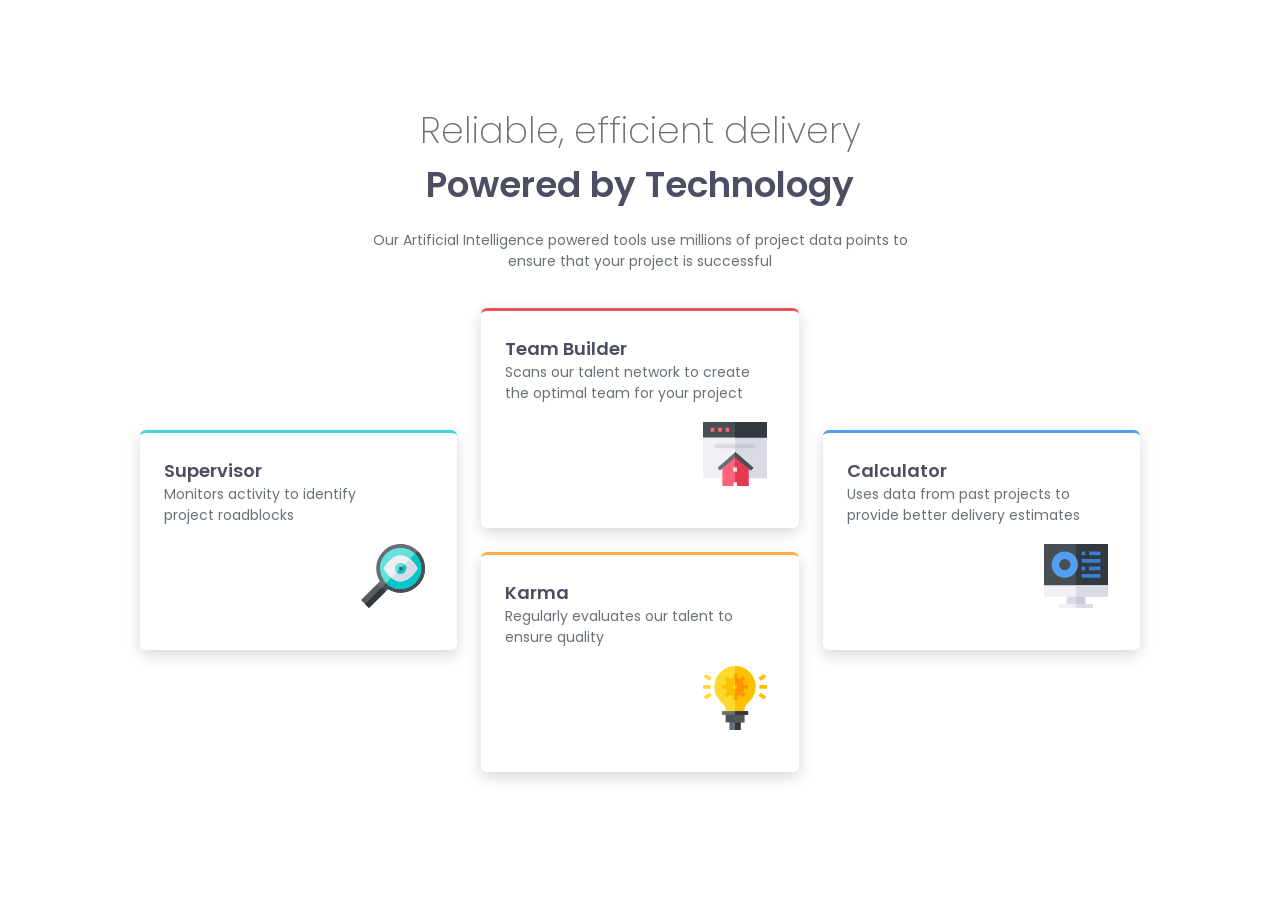
<file: paths/Building responsive layouts/four-card-feature-section-master/index.html>
<!doctype html>
<html lang="en">
  <head>
    <meta charset="UTF-8" />
    <meta name="viewport" content="width=device-width, initial-scale=1.0" />

    <link
      rel="icon"
      type="image/png"
      sizes="32x32"
      href="./images/favicon-32x32.png"
    />

    <title>Frontend Mentor | Four card feature section</title>

    <link rel="preconnect" href="https://fonts.googleapis.com" />
    <link rel="preconnect" href="https://fonts.gstatic.com" crossorigin />
    <link
      href="https://fonts.googleapis.com/css2?family=Figtree:ital,wght@0,300..900;1,300..900&family=Fraunces:ital,opsz,wght@0,9..144,100..900;1,9..144,100..900&family=Inter:ital,opsz,wght@0,14..32,100..900;1,14..32,100..900&family=Montserrat:ital,wght@0,100..900;1,100..900&family=Outfit:wght@100..900&family=Poppins:ital,wght@0,100;0,200;0,300;0,400;0,500;0,600;0,700;0,800;0,900;1,100;1,200;1,300;1,400;1,500;1,600;1,700;1,800;1,900&family=Young+Serif&display=swap"
      rel="stylesheet"
    />

    <link rel="stylesheet" href="styles.css" />
  </head>
  <body>
    <main class="page">
      <h1 class="title">Reliable, efficient delivery</h1>
      <h2 class="bold-title">Powered by Technology</h2>
      <p class="page-description">
        Our Artificial Intelligence powered tools use millions of project data
        points to ensure that your project is successful
      </p>
      <section class="cards-section">
        <div class="card" id="card-1">
          <h3>Supervisor</h3>
          <p>Monitors activity to identify project roadblocks</p>
          <img src="images/icon-supervisor.svg" alt="Magnifying glass icon" />
        </div>
        <div class="card" id="card-2">
          <h3>Team Builder</h3>
          <p>
            Scans our talent network to create the optimal team for your project
          </p>
          <img src="images/icon-team-builder.svg" alt="House icon" />
        </div>
        <div class="card" id="card-3">
          <h3>Karma</h3>
          <p>Regularly evaluates our talent to ensure quality</p>
          <img src="images/icon-karma.svg" alt="Lightbulb icon" />
        </div>
        <div class="card" id="card-4">
          <h3>Calculator</h3>
          <p>
            Uses data from past projects to provide better delivery estimates
          </p>
          <img src="images/icon-calculator.svg" alt="Computer icon" />
        </div>
      </section>
    </main>
  </body>
</html>
</file>
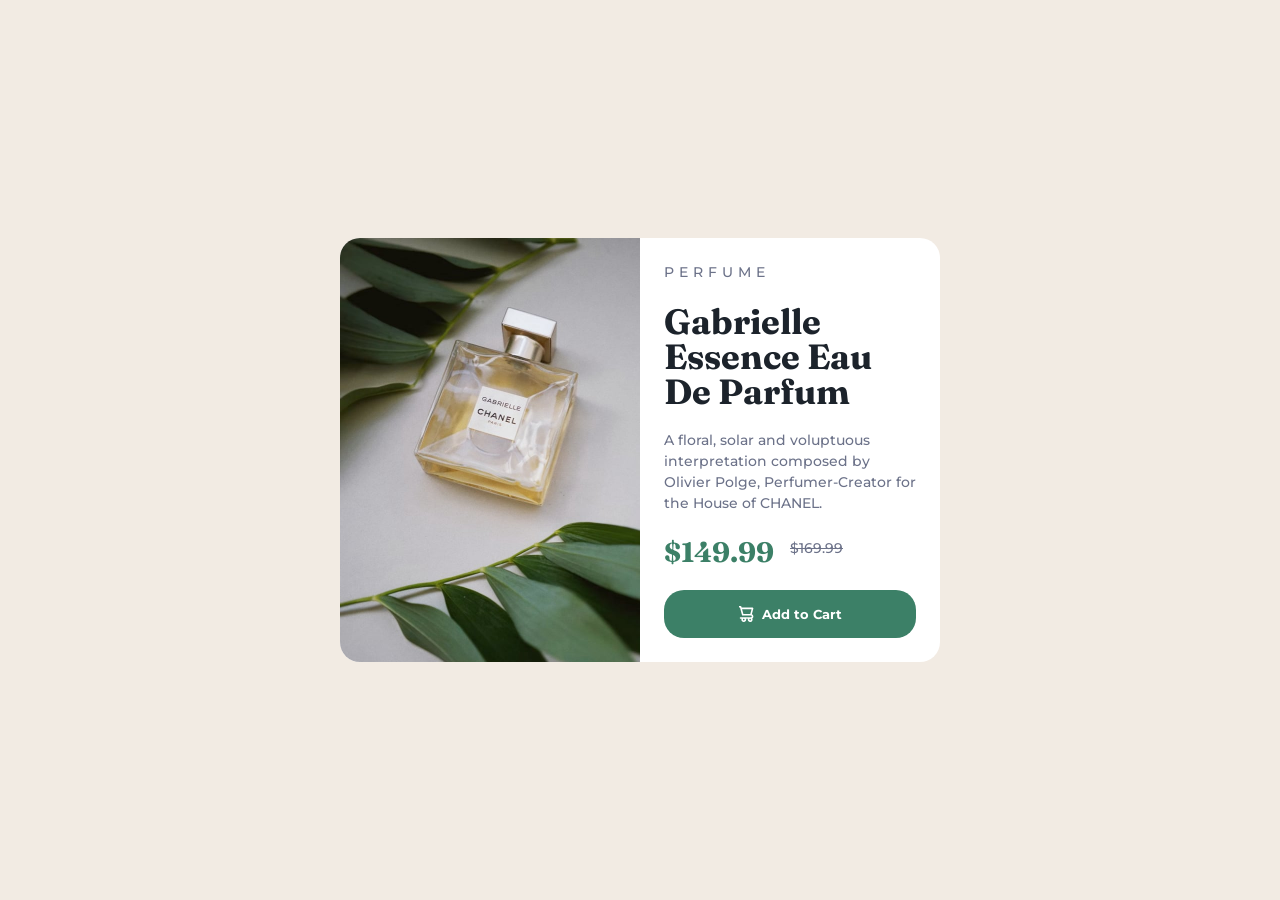
<file: paths/Building responsive layouts/product-preview-card-component-main/index.html>
<!doctype html>
<html lang="en">
  <head>
    <meta charset="UTF-8" />
    <meta name="viewport" content="width=device-width, initial-scale=1.0" />

    <link
      rel="icon"
      type="image/png"
      sizes="32x32"
      href="./images/favicon-32x32.png"
    />

    <title>Frontend Mentor | Product preview card component</title>

    <link rel="preconnect" href="https://fonts.googleapis.com" />
    <link rel="preconnect" href="https://fonts.gstatic.com" crossorigin />
    <link
      href="https://fonts.googleapis.com/css2?family=Figtree:ital,wght@0,300..900;1,300..900&family=Fraunces:ital,opsz,wght@0,9..144,100..900;1,9..144,100..900&family=Inter:ital,opsz,wght@0,14..32,100..900;1,14..32,100..900&family=Montserrat:ital,wght@0,100..900;1,100..900&family=Outfit:wght@100..900&family=Young+Serif&display=swap"
      rel="stylesheet"
    />
    <link rel="stylesheet" href="styles.css" />
  </head>
  <body>
    <article class="card">
      <div class="image">
        <picture>
          <source
            srcset="images/image-product-mobile.jpg"
            media="(max-width: 599px)"
          />
          <img src="images/image-product-desktop.jpg" alt="Product image" />
        </picture>
      </div>
      <section class="content">
        <h3 class="product-type">Perfume</h3>
        <h2 class="product-title">Gabrielle Essence Eau De Parfum</h2>
        <p class="product-description">
          A floral, solar and voluptuous interpretation composed by Olivier
          Polge, Perfumer-Creator for the House of CHANEL.
        </p>
        <div class="price">
          <p class="discounted-price">$149.99</p>
          <p class="original-price">$169.99</p>
        </div>
        <button class="add-to-cart">
          <img src="images/icon-cart.svg" alt="Cart icon" /> Add to Cart
        </button>
      </section>
    </article>
  </body>
</html>
</file>
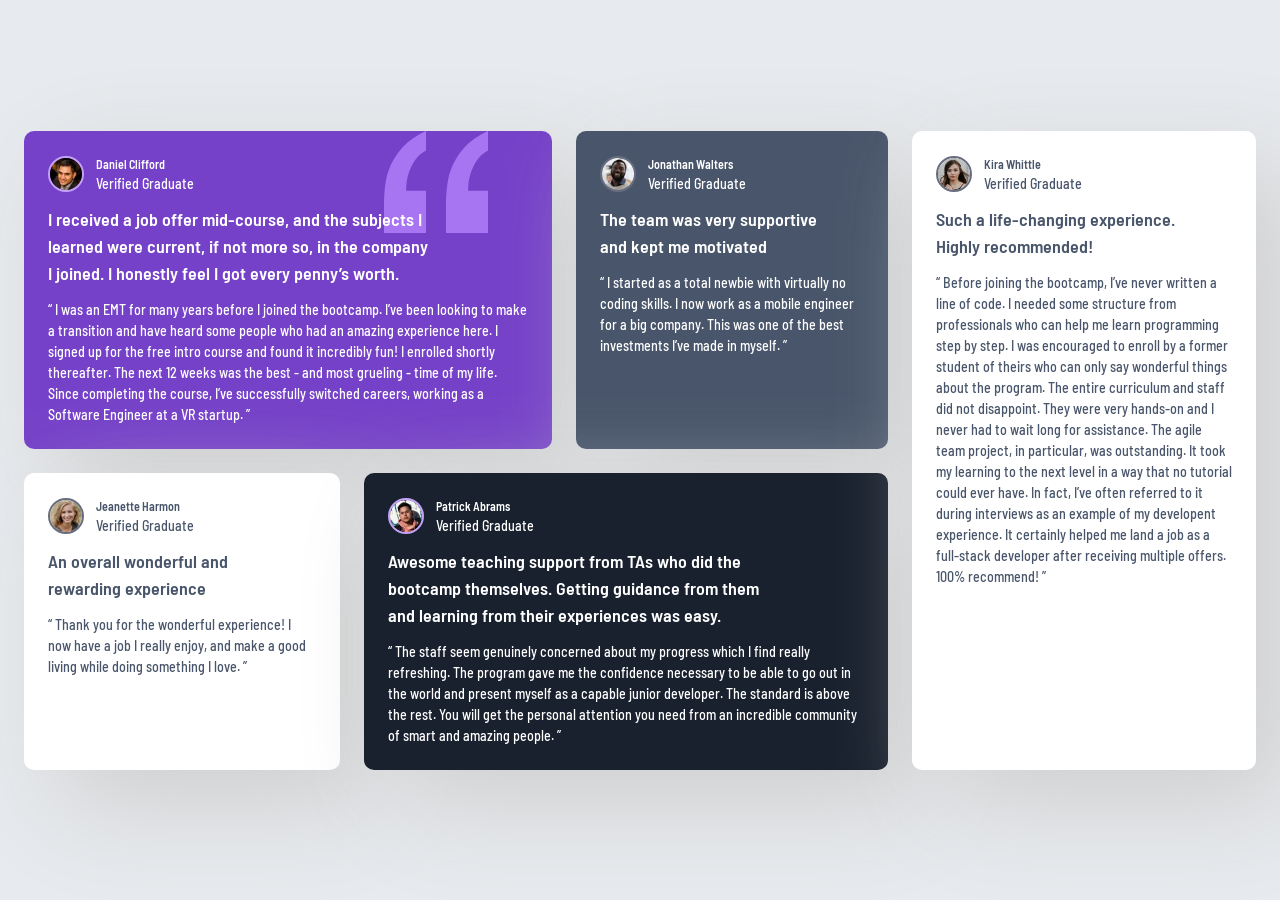
<file: paths/Building responsive layouts/testimonials-grid-section-main/index.html>
<!doctype html>
<html lang="en">
  <head>
    <meta charset="UTF-8" />
    <meta name="viewport" content="width=device-width, initial-scale=1.0" />

    <link
      rel="icon"
      type="image/png"
      sizes="32x32"
      href="./images/favicon-32x32.png"
    />

    <title>Frontend Mentor | [Challenge Name Here]</title>

    <link rel="preconnect" href="https://fonts.googleapis.com" />
    <link rel="preconnect" href="https://fonts.gstatic.com" crossorigin />
    <link
      href="https://fonts.googleapis.com/css2?family=Barlow+Semi+Condensed:ital,wght@0,100;0,200;0,300;0,400;0,500;0,600;0,700;0,800;0,900;1,100;1,200;1,300;1,400;1,500;1,600;1,700;1,800;1,900&family=Figtree:ital,wght@0,300..900;1,300..900&family=Fraunces:ital,opsz,wght@0,9..144,100..900;1,9..144,100..900&family=Inter:ital,opsz,wght@0,14..32,100..900;1,14..32,100..900&family=Montserrat:ital,wght@0,100..900;1,100..900&family=Outfit:wght@100..900&family=Poppins:ital,wght@0,100;0,200;0,300;0,400;0,500;0,600;0,700;0,800;0,900;1,100;1,200;1,300;1,400;1,500;1,600;1,700;1,800;1,900&family=Young+Serif&display=swap"
      rel="stylesheet"
    />

    <link rel="stylesheet" href="styles.css" />
  </head>
  <body>
    <main class="page">
      <section class="grid">
        <article class="card" id="card-1">
          <img class="quotation-image" src="images/bg-pattern-quotation.svg" />
          <div class="card-author">
            <img src="images/image-daniel.jpg" alt="Profile image" />
            <div>
              <h4>Daniel Clifford</h4>
              <p>Verified Graduate</p>
            </div>
          </div>
          <h3>
            I received a job offer mid-course, and the subjects I learned were
            current, if not more so, in the company I joined. I honestly feel I
            got every penny’s worth.
          </h3>
          <p>
            “ I was an EMT for many years before I joined the bootcamp. I’ve
            been looking to make a transition and have heard some people who had
            an amazing experience here. I signed up for the free intro course
            and found it incredibly fun! I enrolled shortly thereafter. The next
            12 weeks was the best - and most grueling - time of my life. Since
            completing the course, I’ve successfully switched careers, working
            as a Software Engineer at a VR startup. ”
          </p>
        </article>

        <article class="card" id="card-2">
          <div class="card-author">
            <img src="images/image-jonathan.jpg" alt="Profile image" />
            <div>
              <h4>Jonathan Walters</h4>
              <p>Verified Graduate</p>
            </div>
          </div>
          <h3>The team was very supportive and kept me motivated</h3>
          <p>
            “ I started as a total newbie with virtually no coding skills. I now
            work as a mobile engineer for a big company. This was one of the
            best investments I’ve made in myself. ”
          </p>
        </article>

        <article class="card" id="card-3">
          <div class="card-author">
            <img src="images/image-jeanette.jpg" alt="Profile image" />
            <div>
              <h4>Jeanette Harmon</h4>
              <p>Verified Graduate</p>
            </div>
          </div>
          <h3>An overall wonderful and rewarding experience</h3>
          <p>
            “ Thank you for the wonderful experience! I now have a job I really
            enjoy, and make a good living while doing something I love. ”
          </p>
        </article>

        <article class="card" id="card-4">
          <div class="card-author">
            <img src="images/image-patrick.jpg" alt="Profile image" />
            <div>
              <h4>Patrick Abrams</h4>
              <p>Verified Graduate</p>
            </div>
          </div>
          <h3>
            Awesome teaching support from TAs who did the bootcamp themselves.
            Getting guidance from them and learning from their experiences was
            easy.
          </h3>
          <p>
            “ The staff seem genuinely concerned about my progress which I find
            really refreshing. The program gave me the confidence necessary to
            be able to go out in the world and present myself as a capable
            junior developer. The standard is above the rest. You will get the
            personal attention you need from an incredible community of smart
            and amazing people. ”
          </p>
        </article>

        <article class="card" id="card-5">
          <div class="card-author">
            <img src="images/image-kira.jpg" alt="Profile image" />
            <div>
              <h4>Kira Whittle</h4>
              <p>Verified Graduate</p>
            </div>
          </div>
          <h3>Such a life-changing experience. Highly recommended!</h3>
          <p>
            “ Before joining the bootcamp, I’ve never written a line of code. I
            needed some structure from professionals who can help me learn
            programming step by step. I was encouraged to enroll by a former
            student of theirs who can only say wonderful things about the
            program. The entire curriculum and staff did not disappoint. They
            were very hands-on and I never had to wait long for assistance. The
            agile team project, in particular, was outstanding. It took my
            learning to the next level in a way that no tutorial could ever
            have. In fact, I’ve often referred to it during interviews as an
            example of my developent experience. It certainly helped me land a
            job as a full-stack developer after receiving multiple offers. 100%
            recommend! ”
          </p>
        </article>
      </section>
    </main>
  </body>
</html>
</file>
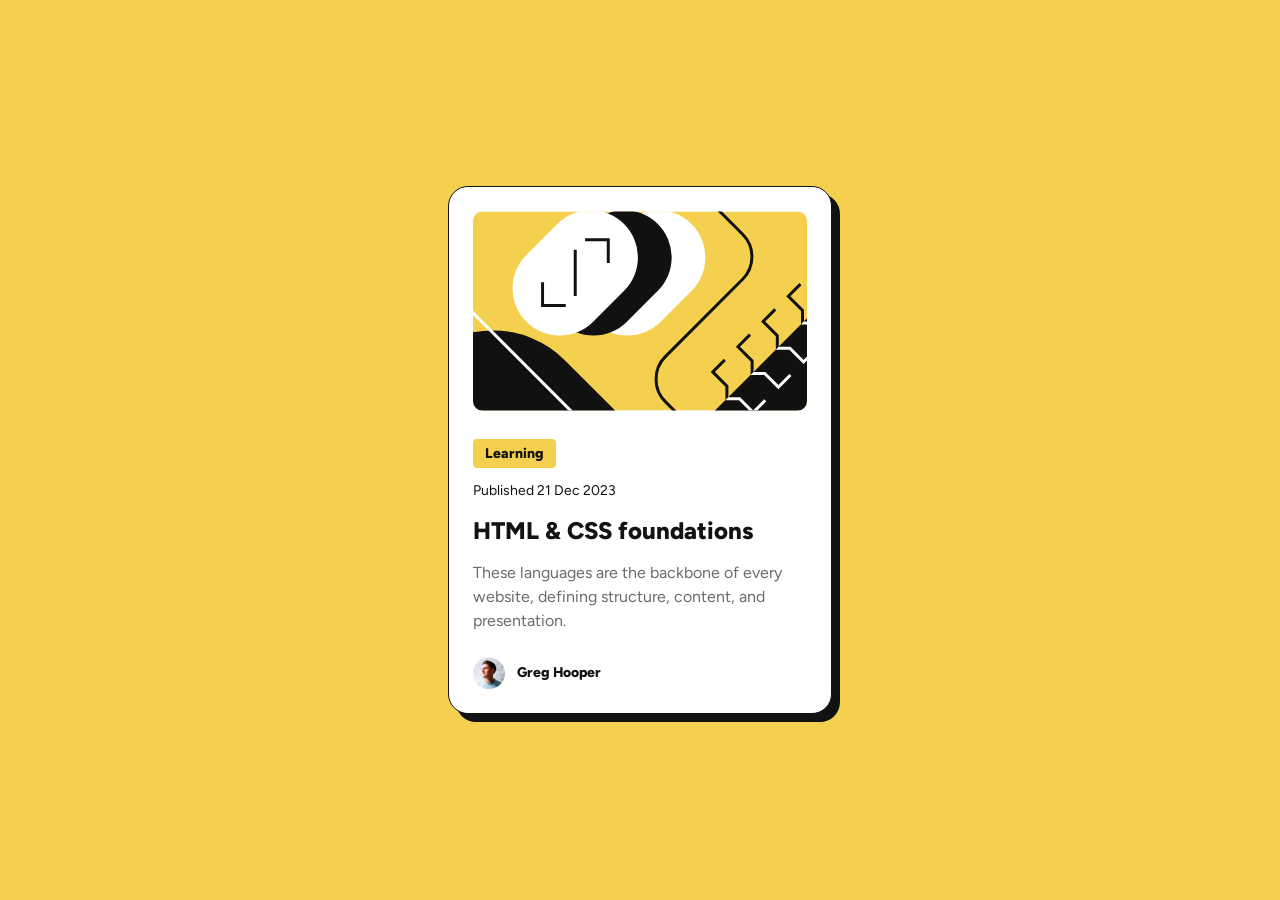
<file: paths/Getting Started/blog-preview-card-main/index.html>
<!doctype html>
<html lang="en">
  <head>
    <meta charset="UTF-8" />
    <meta name="viewport" content="width=device-width, initial-scale=1.0" />
    <link
      rel="icon"
      type="image/png"
      sizes="32x32"
      href="./assets/images/favicon-32x32.png"
    />

    <link rel="preconnect" href="https://fonts.googleapis.com" />
    <link rel="preconnect" href="https://fonts.gstatic.com" crossorigin />
    <link
      href="https://fonts.googleapis.com/css2?family=Figtree:ital,wght@0,300..900;1,300..900&family=Outfit:wght@100..900&display=swap"
      rel="stylesheet"
    />

    <link rel="stylesheet" href="styles.css" />

    <title>Frontend Mentor | Blog preview card</title>
  </head>
  <body class="page">
    <div class="card">
      <div class="image">
        <img
          src="assets/images/illustration-article.svg"
          alt="Abstract illustration"
        />
      </div>
      <div class="card-content">
        <span class="tag text-medium-bold">Learning</span>
        <p class="text-medium-2">Published 21 Dec 2023</p>
        <h2 class="text-title">HTML & CSS foundations</h2>
        <p class="text-medium-1">
          These languages are the backbone of every website, defining structure,
          content, and presentation.
        </p>
      </div>
      <div class="author">
        <img
          class="author-avatar"
          src="assets/images/image-avatar.webp"
          alt="Author avatar"
        />
        <p class="author-name text-medium-bold">Greg Hooper</p>
      </div>
    </div>
  </body>
</html>
</file>
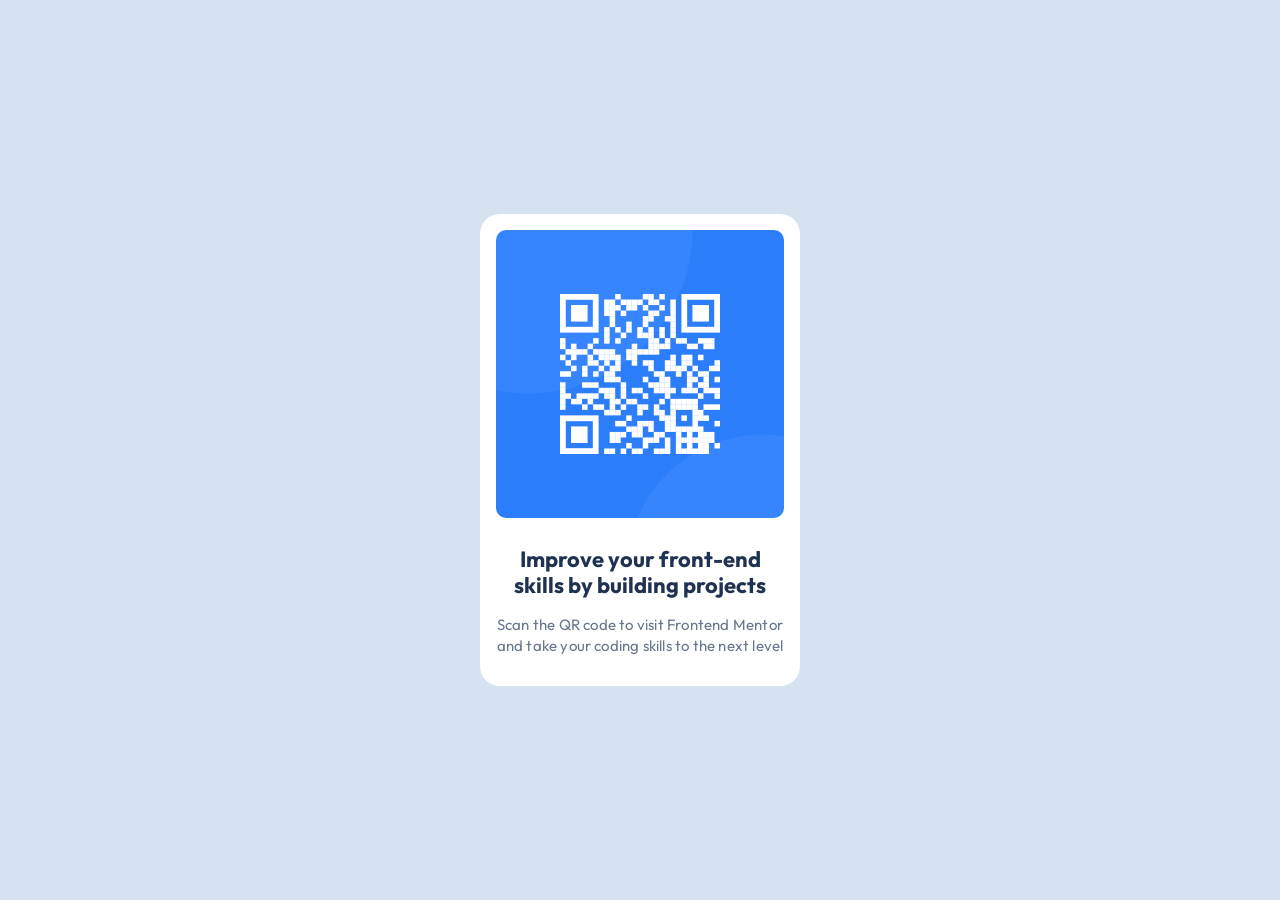
<file: paths/Getting Started/qr-code-component-main/index.html>
<!doctype html>
<html lang="en">
  <head>
    <meta charset="UTF-8" />
    <meta name="viewport" content="width=device-width, initial-scale=1.0" />
    <link
      rel="icon"
      type="image/png"
      sizes="32x32"
      href="./images/favicon-32x32.png"
    />
    <link rel="preconnect" href="https://fonts.googleapis.com" />
    <link rel="preconnect" href="https://fonts.gstatic.com" crossorigin />
    <link
      href="https://fonts.googleapis.com/css2?family=Outfit:wght@100..900&display=swap"
      rel="stylesheet"
    />
    <link rel="stylesheet" href="styles.css" />
    <title>Frontend Mentor | QR code component</title>
  </head>
  <body class="page">
    <div class="container">
      <img src="images/image-qr-code.png" alt="qr-code" />
      <h2 class="title">Improve your front-end skills by building projects</h2>
      <p class="description">
        Scan the QR code to visit Frontend Mentor and take your coding skills to
        the next level
      </p>
    </div>
  </body>
</html>
</file>
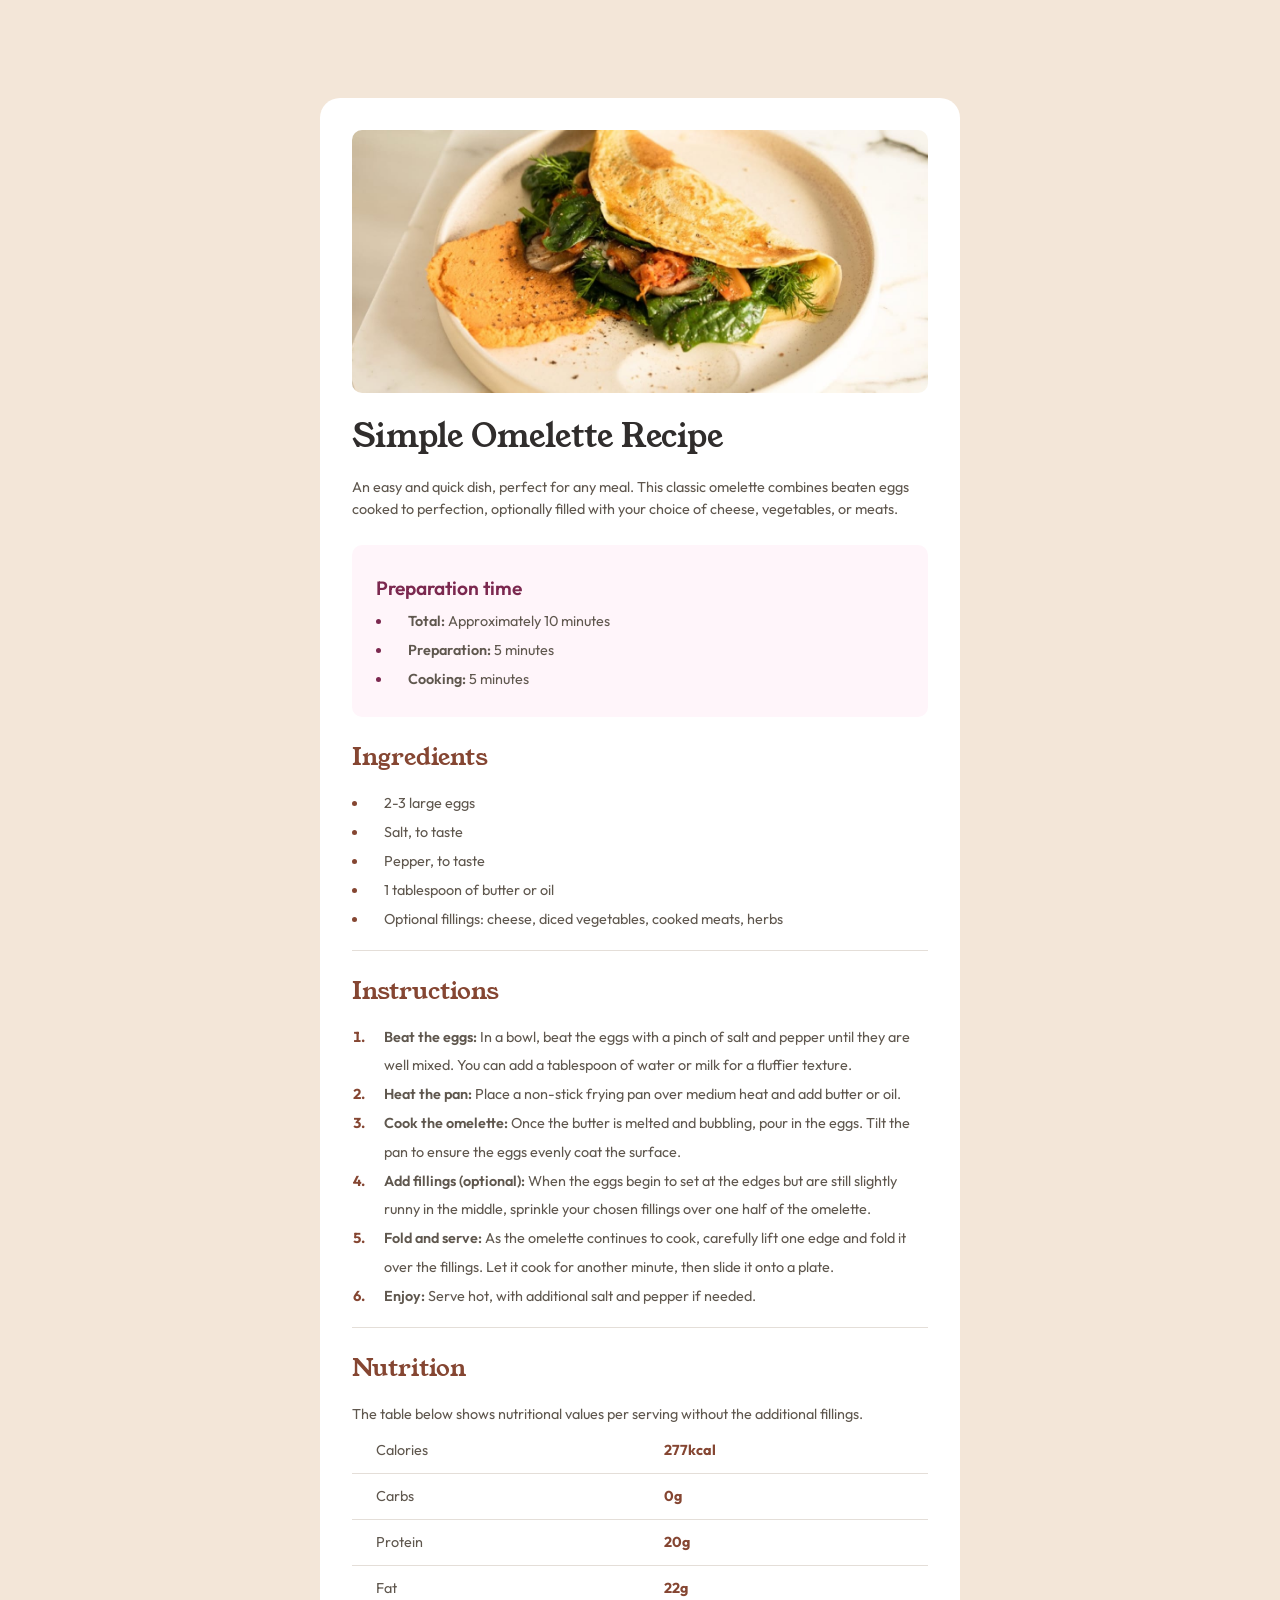
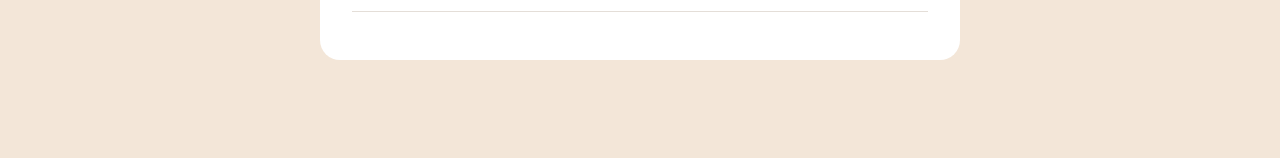
<file: paths/Getting Started/recipe-page-main/index.html>
<!doctype html>
<html lang="en">
  <head>
    <meta charset="UTF-8" />
    <meta name="viewport" content="width=device-width, initial-scale=1.0" />
    <link
      rel="icon"
      type="image/png"
      sizes="32x32"
      href="images/favicon-32x32.png"
    />

    <title>Frontend Mentor | Recipe page</title>

    <link rel="preconnect" href="https://fonts.googleapis.com" />
    <link rel="preconnect" href="https://fonts.gstatic.com" crossorigin />
    <link
      href="https://fonts.googleapis.com/css2?family=Figtree:ital,wght@0,300..900;1,300..900&family=Inter:ital,opsz,wght@0,14..32,100..900;1,14..32,100..900&family=Outfit:wght@100..900&family=Young+Serif&display=swap"
      rel="stylesheet"
    />
    <link rel="stylesheet" href="styles.css" />
  </head>
  <body>
    <main class="page">
      <div class="card">
        <div class="image">
          <img src="images/image-omelette.jpeg" alt="Recipe image" />
        </div>
        <article class="content-container">
          <h2 class="title">Simple Omelette Recipe</h2>
          <p class="description">
            An easy and quick dish, perfect for any meal. This classic omelette
            combines beaten eggs cooked to perfection, optionally filled with
            your choice of cheese, vegetables, or meats.
          </p>

          <section class="preparation-section">
            <h3>Preparation time</h3>
            <ul>
              <li><b>Total:</b> Approximately 10 minutes</li>
              <li><b>Preparation:</b> 5 minutes</li>
              <li><b>Cooking:</b> 5 minutes</li>
            </ul>
          </section>

          <section class="main-section">
            <h3>Ingredients</h3>
            <ul>
              <li>2-3 large eggs</li>
              <li>Salt, to taste</li>
              <li>Pepper, to taste</li>
              <li>1 tablespoon of butter or oil</li>
              <li>
                Optional fillings: cheese, diced vegetables, cooked meats, herbs
              </li>
            </ul>
          </section>

          <section class="main-section">
            <h3>Instructions</h3>
            <ol>
              <li>
                <b>Beat the eggs:</b> In a bowl, beat the eggs with a pinch of
                salt and pepper until they are well mixed. You can add a
                tablespoon of water or milk for a fluffier texture.
              </li>
              <li>
                <b>Heat the pan:</b> Place a non-stick frying pan over medium
                heat and add butter or oil.
              </li>
              <li>
                <b>Cook the omelette:</b> Once the butter is melted and
                bubbling, pour in the eggs. Tilt the pan to ensure the eggs
                evenly coat the surface.
              </li>
              <li>
                <b>Add fillings (optional):</b> When the eggs begin to set at
                the edges but are still slightly runny in the middle, sprinkle
                your chosen fillings over one half of the omelette.
              </li>
              <li>
                <b>Fold and serve:</b> As the omelette continues to cook,
                carefully lift one edge and fold it over the fillings. Let it
                cook for another minute, then slide it onto a plate.
              </li>
              <li>
                <b>Enjoy:</b> Serve hot, with additional salt and pepper if
                needed.
              </li>
            </ol>
          </section>

          <section class="main-section">
            <h3>Nutrition</h3>
            <p>
              The table below shows nutritional values per serving without the
              additional fillings.
            </p>

            <table>
              <tbody>
                <tr>
                  <td>Calories</td>
                  <td>277kcal</td>
                </tr>
                <tr>
                  <td>Carbs</td>
                  <td>0g</td>
                </tr>
                <tr>
                  <td>Protein</td>
                  <td>20g</td>
                </tr>
                <tr>
                  <td>Fat</td>
                  <td>22g</td>
                </tr>
              </tbody>
            </table>
          </section>
        </article>
      </div>
    </main>
  </body>
</html>
</file>
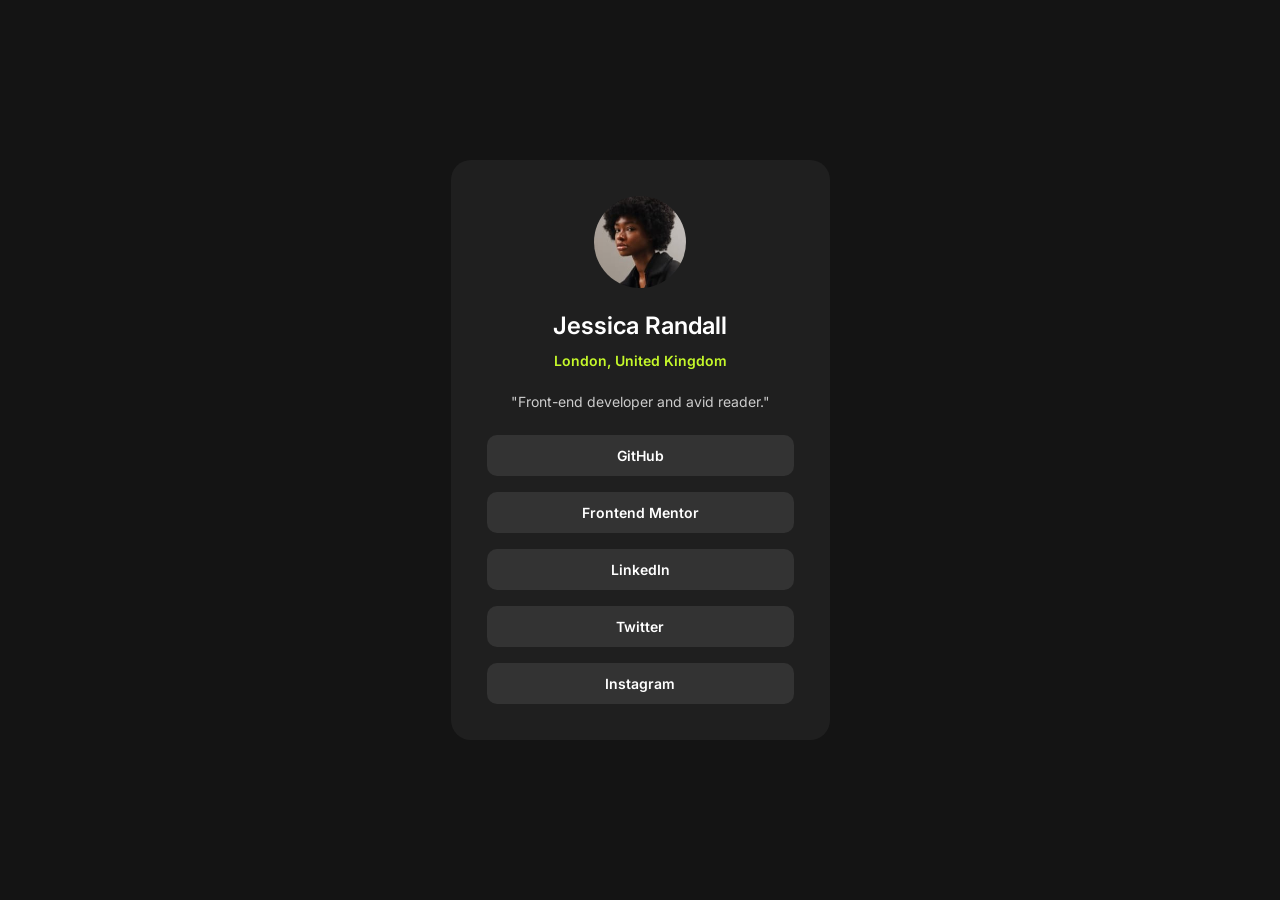
<file: paths/Getting Started/social-links-profile-main/index.html>
<!doctype html>
<html lang="en">
  <head>
    <meta charset="UTF-8" />
    <meta name="viewport" content="width=device-width, initial-scale=1.0" />

    <link
      rel="icon"
      type="image/png"
      sizes="32x32"
      href="./assets/images/favicon-32x32.png"
    />

    <title>Frontend Mentor | Social links profile</title>

    <link rel="stylesheet" href="styles.css" />

    <link rel="preconnect" href="https://fonts.googleapis.com" />
    <link rel="preconnect" href="https://fonts.gstatic.com" crossorigin />
    <link
      href="https://fonts.googleapis.com/css2?family=Figtree:ital,wght@0,300..900;1,300..900&family=Inter:ital,opsz,wght@0,14..32,100..900;1,14..32,100..900&family=Outfit:wght@100..900&display=swap"
      rel="stylesheet"
    />
  </head>
  <body>
    <section class="page">
      <div class="card">
        <div class="image">
          <img src="assets/images/avatar-jessica.jpeg" alt="Profile avatar" />
        </div>
        <div class="content">
          <h2 class="title">Jessica Randall</h2>
          <h3 class="location">London, United Kingdom</h3>
          <p class="description">"Front-end developer and avid reader."</p>
        </div>
        <div class="links">
          <a class="link" href="https://www.google.com">GitHub</a>
          <a class="link" href="https://www.google.com">Frontend Mentor</a>
          <a class="link" href="https://www.google.com">LinkedIn</a>
          <a class="link" href="https://www.google.com">Twitter</a>
          <a class="link" href="https://www.google.com">Instagram</a>
        </div>
      </div>
    </section>
  </body>
</html>
</file>
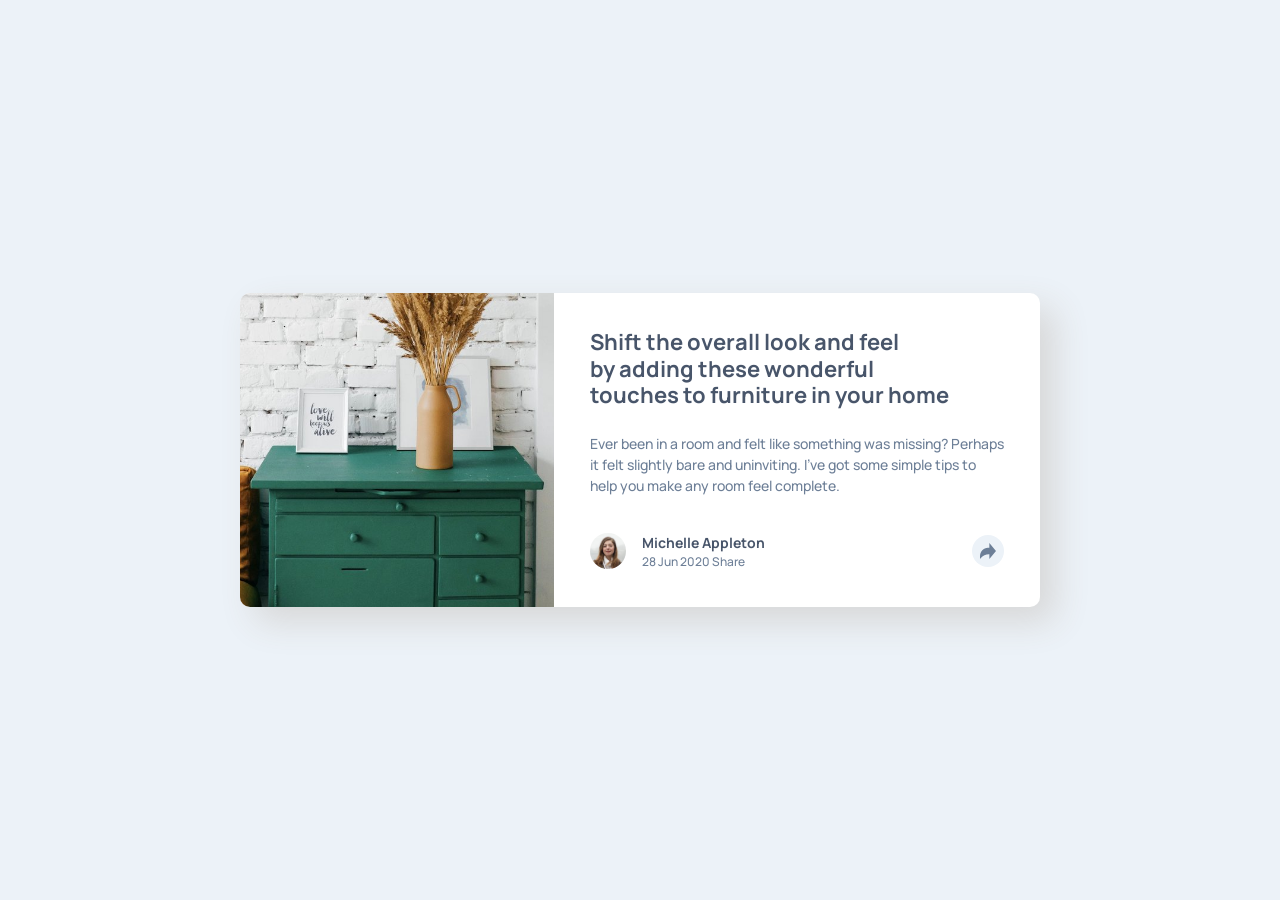
<file: paths/Javascript fundamentals/article-preview-component-master/index.html>
<!doctype html>
<html lang="en">
  <head>
    <meta charset="UTF-8" />
    <meta name="viewport" content="width=device-width, initial-scale=1.0" />
    <!-- displays site properly based on user's device -->

    <link
      rel="icon"
      type="image/png"
      sizes="32x32"
      href="./images/favicon-32x32.png"
    />

    <title>Frontend Mentor | Article preview component</title>

    <link rel="preconnect" href="https://fonts.googleapis.com" />
    <link rel="preconnect" href="https://fonts.gstatic.com" crossorigin />
    <link
      href="https://fonts.googleapis.com/css2?family=Barlow+Semi+Condensed:ital,wght@0,100;0,200;0,300;0,400;0,500;0,600;0,700;0,800;0,900;1,100;1,200;1,300;1,400;1,500;1,600;1,700;1,800;1,900&family=Figtree:ital,wght@0,300..900;1,300..900&family=Fraunces:ital,opsz,wght@0,9..144,100..900;1,9..144,100..900&family=Inter:ital,opsz,wght@0,14..32,100..900;1,14..32,100..900&family=Manrope:wght@200..800&family=Montserrat:ital,wght@0,100..900;1,100..900&family=Outfit:wght@100..900&family=Poppins:ital,wght@0,100;0,200;0,300;0,400;0,500;0,600;0,700;0,800;0,900;1,100;1,200;1,300;1,400;1,500;1,600;1,700;1,800;1,900&family=Young+Serif&display=swap"
      rel="stylesheet"
    />

    <link rel="stylesheet" href="styles.css" />

    <script src="script.js" defer></script>
  </head>
  <body>
    <main class="page">
      <section class="card">
        <div class="decorate-image">
          <img src="images/drawers.jpg" alt="Decorative image" />
        </div>
        <article>
          <h2 class="text-dark text-bold">
            Shift the overall look and feel by adding these wonderful touches to
            furniture in your home
          </h2>
          <p class="text-gray">
            Ever been in a room and felt like something was missing? Perhaps it
            felt slightly bare and uninviting. I’ve got some simple tips to help
            you make any room feel complete.
          </p>
          <div class="author">
            <img
              class="avatar"
              src="images/avatar-michelle.jpg"
              alt="Author image"
            />
            <div>
              <p class="author-name text-dark text-bold">Michelle Appleton</p>
              <p class="date text-gray">28 Jun 2020 Share</p>
            </div>

            <button class="inactive-icon" id="share-btn">
              <img src="images/icon-share.svg" alt="Share icon" />
            </button>

            <div class="share hidden">
              <p class="">Share</p>
              <img src="images/icon-facebook.svg" alt="Facebook icon" />
              <img src="images/icon-twitter.svg" alt="Twitter icon" />
              <img src="images/icon-pinterest.svg" alt="pinterest icon" />
            </div>
          </div>
        </article>
      </section>
    </main>
  </body>
</html>
</file>
<file: paths/Building responsive layouts/four-card-feature-section-master/styles.css>
:root {
  --white: hsl(0, 0%, 100%);
  --grey-400: hsl(212, 6%, 44%);
  --grey-500: hsl(234, 12%, 34%);

  --red: hsl(0, 78%, 62%);
  --cyan: hsl(180, 62%, 55%);
  --orange: hsl(34, 97%, 64%);
  --blue: hsl(212, 86%, 64%);

  --text-weight-light: 200;
  --text-weight-medium: 400;
  --text-weight-heavy: 600;

  --font: "Poppins", sans-serif;
}

/* CSS RESET --START-- */
*,
*::before,
*::after {
  box-sizing: border-box;
}

*:not(dialog) {
  margin: 0;
}

@media (prefers-reduced-motion: no-preference) {
  html {
    interpolate-size: allow-keywords;
  }
}

body {
  line-height: 1.5;
  -webkit-font-smoothing: antialiased;

  font-family: var(--font);
  font-weight: var(--text-weight-medium);
  color: var(--grey-500);
}

img,
picture,
video,
canvas,
svg {
  display: block;
  max-width: 100%;
}

input,
button,
textarea,
select {
  font: inherit;
}

p,
h1,
h2,
h3,
h4,
h5,
h6 {
  overflow-wrap: break-word;
}

p {
  text-wrap: pretty;
}

h1,
h2,
h3,
h4,
h5,
h6 {
  text-wrap: balance;
}

/* CSS RESET --END-- */

html {
  font-size: 16px;
  height: 100%;
}

body {
  height: 100%;
}

.page {
  display: grid;
  justify-content: stretch;
  align-content: center;

  margin: 0 24px;
  padding-bottom: 24px;

  max-width: 100%;
  min-height: 100%;
}

@media screen and (max-width: 600px) {
  .page {
    margin: 54px 24px;
  }
}

.title {
  color: var(--grey-400);
  font-weight: var(--text-weight-light);
  letter-spacing: 0px;
  font-size: 24px;

  text-align: center;
}

.bold-title {
  font-weight: var(--text-weight-heavy);
  letter-spacing: 0px;
  font-size: 24px;

  text-align: center;
}

@media screen and (min-width: 950px) {
  .title {
    font-size: 36px;
  }

  .bold-title {
    font-size: 36px;
  }
}

.page-description {
  color: var(--grey-400);
  font-weight: var(--text-weight-medium);
  letter-spacing: 0px;
  font-size: 14px;

  text-align: center;
  justify-self: center;

  margin-top: 18px;
  margin-bottom: 36px;

  max-width: 560px;
}

.cards-section {
  margin: 0 auto;
  width: 100%;
  max-width: 1000px;
  display: grid;
  align-content: center;
  gap: 24px;

  grid-auto-columns: 1fr;
  grid-template-areas:
    "card-1"
    "card-2"
    "card-3"
    "card-4";
}

@media screen and (min-width: 600px) {
  .cards-section {
    grid-template-areas:
      "card-1 card-2"
      "card-3 card-4";
  }
}

@media screen and (min-width: 950px) {
  .cards-section {
    align-items: center;

    grid-template-areas:
      "card-1 card-2 card-4"
      "card-1 card-3 card-4";
  }
}

.card {
  display: flex;
  flex-direction: column;

  min-width: 295px;

  padding: 24px;
  border-radius: 6px;

  box-shadow: 0 5px 15px rgb(215, 215, 215);
}

@media screen and (min-width: 600px) {
  .card {
    min-width: auto;
  }
}

#card-1 {
  grid-area: card-1;
  border-top: 3px var(--cyan) solid;
}
#card-2 {
  grid-area: card-2;
  border-top: 3px var(--red) solid;
}
#card-3 {
  grid-area: card-3;
  border-top: 3px var(--orange) solid;
}
#card-4 {
  grid-area: card-4;
  border-top: 3px var(--blue) solid;
}

.card p {
  color: var(--grey-400);
  font-weight: var(--text-weight-medium);
  letter-spacing: 0px;
  font-size: 14px;
}

.card h3 {
  font-weight: var(--text-weight-heavy);
  letter-spacing: 0px;
  font-size: 18px;
}

.card img {
  align-self: flex-end;
  width: 64px;
  margin: 18px 8px;
}
</file>
<file: paths/Building responsive layouts/product-preview-card-component-main/styles.css>
:root {
  --white: hsl(0, 0%, 100%);
  --black: hsl(212, 21%, 14%);
  --grey: hsl(228, 12%, 48%);
  --cream: hsl(30, 38%, 92%);

  --green-500: hsl(158, 36%, 37%);
  --green-700: hsl(158, 42%, 18%);

  --text-weight-light: 500;
  --text-weight-heavy: 700;

  --font-secondary: "Montserrat", sans-serif;
  --font-primary: "Fraunces", serif;
}

html {
  font-size: 14px;
}

* {
  box-sizing: border-box;
  margin: 0;
  padding: 0;

  font-family: var(--font-primary);
  color: var(--stone-600);
  font-weight: var(--text-weight-light);
}

body {
  background-color: var(--cream);

  height: 100vh;
  display: flex;
  align-items: center;
}

.card {
  background-color: var(--white);
  border-radius: 20px;
  margin: 12px;

  max-width: 600px;
  min-width: 300px;
}

.image img {
  max-width: 100%;
  aspect-ratio: 16/11;
  object-fit: cover;
  object-position: 50% 70%;
  border-radius: 20px 20px 0 0;
}

.content {
  display: flex;
  flex-direction: column;
  padding: 24px;
}

.product-type {
  color: var(--grey);
  font-family: var(--font-secondary);
  font-size: 1rem;
  text-transform: uppercase;
  line-height: 1.5;
  letter-spacing: 5px;
  margin-bottom: 0.5rem;
}

.product-title {
  color: var(--black);
  font-size: 2.5rem;
  font-weight: var(--text-weight-heavy);
  line-height: 1;
  margin-top: 1rem;
  margin-bottom: 1.5rem;
}

.product-description {
  color: var(--grey);
  font-family: var(--font-secondary);
  font-size: 1rem;
  line-height: 1.5;
}

.price {
  display: flex;
  gap: 16px;

  margin: 24px 0;
}

.discounted-price {
  color: var(--green-500);
  font-size: 2rem;
  font-weight: var(--text-weight-heavy);
  line-height: 1;
}

.original-price {
  text-decoration: line-through;
  color: var(--grey);
  font-family: var(--font-secondary);
  font-size: 1rem;
  line-height: 1.5;
}

.add-to-cart {
  color: var(--white);
  background-color: var(--green-500);
  width: 100%;
  border: none;
  border-radius: 20px;
  padding: 16px 8px;

  font-family: var(--font-secondary);
  font-weight: var(--text-weight-heavy);

  display: flex;
  justify-content: center;
  align-items: center;
  gap: 8px;

  transition: background-color 0.5s;
}

.add-to-cart:hover {
  cursor: pointer;

  background-color: var(--green-700);
}

.add-to-cart:active {
  transition: none;
  background-color: var(--grey);
}

@media screen and (min-width: 600px) {
  html {
    font-size: 14px;
  }

  body {
    justify-content: center;
  }

  .card {
    display: grid;
    grid-auto-flow: column;
    grid-auto-columns: 1fr;
  }

  .image img {
    max-height: 100%;
    height: 100%;
    aspect-ratio: 0.75;
    border-radius: 20px 0 0 20px;
  }
}
</file>
<file: paths/Building responsive layouts/testimonials-grid-section-main/styles.css>
:root {
  --white: hsl(0, 0%, 100%);
  --black: hsl(0, 0%, 7%);
  --grey-100: hsl(214, 17%, 92%);
  --grey-200: hsl(0, 0%, 81%);
  --grey-400: hsl(224, 10%, 45%);
  --grey-500: hsl(217, 19%, 35%);

  --dark-blue: hsl(219, 29%, 14%);

  --purple-50: hsl(260, 100%, 95%);
  --purple-300: hsl(264, 82%, 80%);
  --purple-500: hsl(263, 55%, 52%);

  --text-weight-medium: 500;
  --text-weight-heavy: 600;

  --font: "Barlow Semi Condensed", sans-serif;
}

/* CSS RESET --START-- */
*,
*::before,
*::after {
  box-sizing: border-box;
}

*:not(dialog) {
  margin: 0;
}

@media (prefers-reduced-motion: no-preference) {
  html {
    interpolate-size: allow-keywords;
  }
}

body {
  line-height: 1.5;
  -webkit-font-smoothing: antialiased;

  font-family: var(--font);
  font-weight: var(--text-weight-medium);
  color: var(--grey-500);
}

img,
picture,
video,
canvas,
svg {
  display: block;
  max-width: 100%;
}

input,
button,
textarea,
select {
  font: inherit;
}

p,
h1,
h2,
h3,
h4,
h5,
h6 {
  overflow-wrap: break-word;
}

p {
  text-wrap: pretty;
}

h1,
h2,
h3,
h4,
h5,
h6 {
  text-wrap: balance;
}

/* CSS RESET --END-- */

html {
  font-size: 16px;
  height: 100%;
}

body {
  height: 100%;
  background-color: var(--grey-100);
}

.page {
  max-width: 100%;
  min-height: 100%;
  display: grid;
  place-content: center;
  padding: 56px 24px;
}

.grid {
  display: grid;
  gap: 24px;

  grid-template-areas:
    "card-1"
    "card-2"
    "card-3"
    "card-4"
    "card-5";
}

@media screen and (min-width: 750px) {
  .grid {
    grid-template-areas:
      "card-1 card-1 card-2"
      "card-3 card-4 card-4"
      "card-5 card-5 card-5";
  }
}

@media screen and (min-width: 1050px) {
  .grid {
    grid-template-areas:
      "card-1 card-1 card-2 card-5"
      "card-3 card-4 card-4 card-5";
  }
}

.card {
  display: flex;
  flex-direction: column;
  gap: 12px;

  position: relative;

  background-color: var(--purple-50);
  border-radius: 10px;
  padding: 24px;
  box-shadow: 35px 35px 100px var(--grey-200);

  z-index: 1;
}

.card img:not(.quotation-image) {
  width: 36px;
  height: 36px;
  border: 2px var(--purple-300) solid;
  border-radius: 50%;
}

.card h3 {
  font-weight: var(--text-weight-heavy);
  font-size: 18px;
}

.card p {
  font-weight: var(--text-weight-medium);
  font-size: 14px;
}

.card-author {
  display: flex;
  align-items: center;
  gap: 12px;

  font-size: 12px;
}

.card-author h4 {
  font-weight: var(--text-weight-heavy);
}

.card-author p {
  font-weight: var(--text-weight-medium);
}

#card-1 {
  grid-area: card-1;

  color: var(--white);
  background-color: var(--purple-500);

  img {
    border-color: var(--purple-300);
  }
}

#card-2 {
  grid-area: card-2;

  color: var(--white);
  background-color: var(--grey-500);

  img {
    border-color: var(--grey-400);
  }
}

#card-3 {
  grid-area: card-3;

  color: var(--grey-500);
  background-color: var(--white);

  img {
    border-color: var(--grey-400);
  }
}

#card-4 {
  grid-area: card-4;

  color: var(--white);
  background-color: var(--dark-blue);

  img {
    border-color: var(--purple-300);
  }
}

#card-5 {
  grid-area: card-5;

  color: var(--grey-500);
  background-color: var(--white);

  img {
    border-color: var(--grey-400);
  }
}

.quotation-image {
  position: absolute;
  top: 0;
  right: 64px;
  z-index: -1;
}
</file>
<file: paths/Getting Started/blog-preview-card-main/styles.css>
:root {
  --color-white: hsl(0, 0%, 100%);
  --color-yellow: hsl(47, 88%, 63%);
  --color-gray-500: hsl(0, 0%, 42%);
  --color-gray-950: hsl(0, 0%, 7%);
  --font-weight-light: 400;
  --font-weight-heavy: 800;
  --font-primary: "Figtree", sans-serif;
}

* {
  box-sizing: border-box;
  margin: 0;
  padding: 0;
  font-family: var(--font-primary);
  font-weight: var(--font-weight-light);
}

.page {
  background-color: var(--color-yellow);
  width: 100vw;
  height: 100vh;

  display: flex;
  justify-content: center;
  align-items: center;
}

.card {
  background-color: var(--color-white);
  border-radius: 20px;
  border-style: solid;
  border-width: 1px;
  border-color: var(--color-gray-950);
  box-shadow: 8px 8px var(--color-gray-950);

  max-width: 384px;
  min-width: 327px;

  margin: 24px;
  padding: 24px;
}

.image {
  margin-bottom: 24px;
}

.image img {
  border-radius: 10px;
  width: 100%;
  height: auto;
}

.tag {
  display: inline-block;
  padding: 4px 12px;
  margin-bottom: 12px;
  background-color: var(--color-yellow);
  border-radius: 4px;
}

.author {
  display: flex;
  align-items: center;
  gap: 12px;
  margin-top: 24px;
}

.author img {
  width: 32px;
  height: 32px;
}

.text-title:hover {
  cursor: pointer;
  color: var(--color-yellow);
}

.text-title {
  display: inline-block;
  font-size: 24px;
  line-height: 150%;
  letter-spacing: 0px;
  margin: 12px 0;
  color: var(--color-gray-950);
  font-weight: var(--font-weight-heavy);
}

.text-medium-1 {
  font-size: 16px;
  line-height: 150%;
  letter-spacing: 0px;
  color: var(--color-gray-500);
  font-weight: var(--font-weight-light);
}

.text-medium-2 {
  font-size: 14px;
  line-height: 150%;
  letter-spacing: 0px;
  color: var(--color-gray-950);
  font-weight: var(--font-weight-light);
}

.text-medium-bold {
  font-size: 14px;
  line-height: 150%;
  letter-spacing: 0px;
  color: var(--color-gray-950);
  font-weight: var(--font-weight-heavy);
}

@media (max-width: 500px) {
  .text-title {
    font-size: 20px;
  }

  .text-medium-1 {
    font-size: 14px;
  }

  .text-medium-2 {
    font-size: 12px;
  }

  .text-medium-bold {
    font-size: 12px;
  }
}
</file>
<file: paths/Getting Started/qr-code-component-main/styles.css>
:root {
  --white: hsl(0, 0%, 100%);
  --stale-300: hsl(212, 45%, 89%);
  --slate-500: hsl(216, 15%, 48%);
  --slate-900: hsl(218, 44%, 22%);
  --text-weight-light: 400;
  --text-weight-heavy: 700;
  --font-primary: "Outfit", sans-serif;
}

* {
  box-sizing: border-box;
  margin: 0;
  padding: 0;
}

.page {
  width: 100vw;
  height: 100vh;
  display: flex;
  justify-content: center;
  align-items: center;
  background-color: var(--stale-300);
}

.container {
  width: 320px;
  background-color: var(--white);
  padding: 16px;
  border-radius: 20px;
}

img {
  width: 288px;
  height: 288px;
  border-radius: 10px;
  margin-bottom: 24px;
}

.title {
  font-family: var(--font-primary);
  font-weight: var(--text-weight-heavy);
  color: var(--slate-900);
  text-align: center;
  font-size: 22px;
  line-height: 1.2;
  letter-spacing: 0;
  margin-bottom: 16px;
}

.description {
  font-family: var(--font-primary);
  font-weight: var(--text-weight-light);
  color: var(--slate-500);
  text-align: center;
  font-size: 15px;
  line-height: 1.4;
  letter-spacing: 0.2px;
  margin-bottom: 14px;
}
</file>
<file: paths/Getting Started/recipe-page-main/styles.css>
:root {
  --white: hsl(0, 0%, 100%);
  --stone-100: hsl(30, 54%, 90%);
  --stone-150: hsl(30, 18%, 87%);
  --stone-600: hsl(30, 10%, 34%);
  --stone-900: hsl(24, 5%, 18%);
  --brown-800: hsl(14, 45%, 36%);

  --rose-800: hsl(332, 51%, 32%);
  --rose-50: hsl(330, 100%, 98%);

  --text-weight-light: 400;
  --text-weight-medium: 600;
  --text-weight-heavy: 700;
  --font-secondary: "Young Serif", serif;
  --font-primary: "Outfit", sans-serif;
}

html {
  font-size: 16px;
}

ul,
ol {
  list-style-position: outside;
  padding-left: 1rem;
}

ul li,
ol li {
  padding-left: 1rem;
}

b {
  font-weight: var(--text-weight-medium);
}

* {
  box-sizing: border-box;
  margin: 0;
  padding: 0;

  font-family: var(--font-primary);
  color: var(--stone-600);
  font-weight: var(--text-weight-light);
}

.page {
  width: 100%;
  height: 100%;
  background-color: var(--stone-100);

  display: flex;
  justify-content: center;
}

.card {
  background-color: var(--white);
  margin: 98px 0;
  border-radius: 20px;
  max-width: 640px;
}

.content-container {
  padding: 32px;
  padding-top: 0;
}

.image {
  padding: 32px;
  padding-bottom: 0;
}

.image img {
  width: 100%;
  border-radius: 10px;
}

.title {
  color: var(--stone-900);
  font-family: var(--font-secondary);
  font-size: 2rem;
  margin: 16px 0;
  line-height: 1.5;
  letter-spacing: 0px;
}

.description {
  font-size: 0.9rem;
  line-height: 1.5;
  letter-spacing: 0px;
}

.preparation-section {
  background-color: var(--rose-50);

  border-radius: 10px;
  margin-top: 24px;
  padding: 24px;

  font-size: 0.9rem;
  line-height: 2;
}

.preparation-section h3 {
  color: var(--rose-800);
  font-weight: var(--text-weight-medium);

  font-size: 1.2rem;
}

.preparation-section ul li::marker {
  color: var(--rose-800);
}

.main-section {
  padding: 16px 0;
  line-height: 2;
  font-size: 0.9rem;
}

.main-section li::marker {
  color: var(--brown-800);
  font-weight: var(--text-weight-heavy);
}

.main-section h3 {
  color: var(--brown-800);
  font-family: var(--font-secondary);
  font-size: 1.5rem;
  padding-bottom: 8px;
}

.content-container > .main-section ~ .main-section {
  border-top: 1px var(--stone-150) solid;
}

.main-section table {
  padding-top: 8px;
  width: 100%;
  border-collapse: collapse;
}

.main-section td {
  padding: 8px 24px;
}

.main-section tr {
  border-bottom: 1px var(--stone-150) solid;
}

.main-section tr td:nth-child(2) {
  color: var(--brown-800);
  font-weight: var(--text-weight-heavy);
}

@media screen and (max-width: 640px) {
  .card {
    width: 100%;
    margin: 0;
    border-radius: 0;
    min-width: 340px;
  }

  .image {
    padding: 0;
  }

  .image img {
    border-radius: 0;
  }
}

@media screen and (max-width: 475px) {
  html {
    font-size: 14px;
  }
}
</file>
<file: paths/Getting Started/social-links-profile-main/styles.css>
:root {
  --white: hsl(0, 0%, 100%);
  --green: hsl(75, 94%, 57%);
  --gray-400: hsl(0, 0%, 80%);
  --gray-700: hsl(0, 0%, 20%);
  --gray-800: hsl(0, 0%, 12%);
  --gray-900: hsl(0, 0%, 8%);
  --text-weight-light: 400;
  --text-weight-medium: 600;
  --text-weight-heavy: 700;
  --font-primary: "Inter", sans-serif;
}

* {
  font-family: var(--font-primary);
  box-sizing: border-box;
  margin: 0;
  padding: 0;
}

.page {
  width: 100vw;
  height: 100vh;
  background-color: var(--gray-900);

  display: flex;
  justify-content: center;
  align-items: center;
}

.card {
  background-color: var(--gray-800);
  padding: 36px;
  border-radius: 20px;
  min-width: 354px;
}

.image {
  display: flex;
  justify-content: center;
  /* margin-bottom: 12px; */
}

.image img {
  border-radius: 50%;
  width: 92px;
  height: 92px;
}

.content {
  display: flex;
  flex-direction: column;
  align-items: center;
  padding: 24px;
}

.title {
  color: var(--white);
  font-weight: var(--text-weight-medium);
  font-size: 24px;
  line-height: 1.2;
  letter-spacing: 0;
  margin-bottom: 12px;
}

.location {
  color: var(--green);
  font-weight: var(--text-weight-medium);
  font-size: 14px;
  line-height: 1.2;
  letter-spacing: 0;
  margin-bottom: 24px;
}

.description {
  color: var(--gray-400);
  font-weight: var(--text-weight-light);
  font-size: 14px;
  line-height: 1.2;
  letter-spacing: 0;
}

.links {
  display: flex;
  flex-direction: column;
  align-items: stretch;
  gap: 16px;
}

.link {
  display: inline-block;
  background-color: var(--gray-700);
  color: var(--white);
  font-weight: var(--text-weight-medium);
  font-size: 14px;
  text-align: center;
  padding: 12px 16px;
  border-radius: 10px;
  text-decoration: none;

  transition: all 0.25s;
}

.link:hover {
  background-color: var(--green);
  color: var(--gray-800);
}
</file>
<file: paths/Javascript fundamentals/article-preview-component-master/styles.css>
:root {
  --light-greyish-blue: hsl(210, 46%, 95%);
  --dark-greyish-blue: hsl(217, 19%, 35%);
  --dark-blue: hsl(214, 17%, 51%);
  --greyish-blue: hsl(212, 23%, 69%);

  --text-weight-medium: 500;
  --text-weight-heavy: 700;

  --font: "Manrope", sans-serif;
}

/* CSS RESET --START-- */
*,
*::before,
*::after {
  box-sizing: border-box;
}

*:not(dialog) {
  margin: 0;
}

@media (prefers-reduced-motion: no-preference) {
  html {
    interpolate-size: allow-keywords;
  }
}

body {
  line-height: 1.5;
  -webkit-font-smoothing: antialiased;

  font-family: var(--font);
  font-weight: var(--text-weight-medium);
}

img,
picture,
video,
canvas,
svg {
  display: block;
  max-width: 100%;
}

input,
button,
textarea,
select {
  font: inherit;
}

p,
h1,
h2,
h3,
h4,
h5,
h6 {
  overflow-wrap: break-word;
}

p {
  text-wrap: pretty;
}

h1,
h2,
h3,
h4,
h5,
h6 {
  text-wrap: balance;
}

/* CSS RESET --END-- */

html {
  font-size: 14px;
}

.text-dark {
  color: var(--dark-greyish-blue);
}

.text-bold {
  font-weight: var(--text-weight-heavy);
}

.text-gray {
  color: var(--dark-blue);
}

.page {
  min-height: 100vh;

  display: grid;
  place-content: center;
  background-color: var(--light-greyish-blue);

  padding: 24px;
}

.card {
  display: flex;

  background-color: white;
  max-width: 800px;
  border-radius: 10px;

  box-shadow: 15px 15px 35px rgb(215, 215, 215);
}

@media screen and (max-width: 600px) {
  .card {
    flex-direction: column;
  }
}

.card article {
  display: flex;
  flex-direction: column;
  justify-content: center;
  padding: 36px;

  position: relative;

  h2 {
    line-height: 1.2;
    font-size: 22px;
  }

  > p {
    flex-grow: 1;
    margin: 24px 0 36px 0;
  }
}

@media screen and (max-width: 600px) {
  .card article {
    padding: 24px;
    padding-bottom: 12px;
  }
}

.decorate-image {
  width: 100%;
}

.decorate-image img {
  height: 100%;
  width: 100%;
  object-fit: cover;

  border-radius: 10px 0 0 10px;
}

@media screen and (max-width: 600px) {
  .decorate-image img {
    border-radius: 10px 10px 0 0;
  }
}

.author {
  display: flex;
  align-items: center;
  gap: 16px;
}

.date {
  font-size: 12px;
}

.author .avatar {
  flex-shrink: 0;
  width: 36px;
  height: 36px;
  border-radius: 50%;
}

.author .inactive-icon {
  z-index: 1;
  border: 0;
  position: relative;
  flex-shrink: 0;
  border-radius: 50%;
  background-color: var(--light-greyish-blue);
  padding: 8px;

  margin-left: auto;

  transition: all 0.25s;

  img {
    width: 16px;
    height: 16px;
    filter: invert(48%) sepia(22%) saturate(423%) hue-rotate(174deg)
      brightness(97%) contrast(89%);

    transition: all 0.25s;
  }
}

.author .inactive-icon:hover {
  cursor: pointer;
  background-color: var(--dark-blue);

  img {
    filter: invert(100%) sepia(0%) saturate(0%) hue-rotate(226deg)
      brightness(101%) contrast(106%);
  }
}

.author .active-icon {
  z-index: 1;
  border: 0;
  position: relative;
  flex-shrink: 0;
  border-radius: 50%;
  background-color: var(--dark-blue);
  padding: 8px;

  margin-left: auto;

  transition: all 0.25s;

  img {
    width: 16px;
    height: 16px;
    filter: invert(100%) sepia(0%) saturate(0%) hue-rotate(226deg)
      brightness(101%) contrast(106%);

    transition: all 0.25s;
  }
}

.author .active-icon:hover {
  cursor: pointer;
  background-color: var(--light-greyish-blue);

  img {
    filter: invert(48%) sepia(22%) saturate(423%) hue-rotate(174deg)
      brightness(97%) contrast(89%);
  }
}

.share {
  position: absolute;
  left: 0;
  bottom: 0;

  background-color: var(--dark-greyish-blue);

  padding: 16px 38px;
  border-radius: 10px;

  display: flex;
  gap: 12px;
  align-items: center;

  color: var(--greyish-blue);
  text-transform: uppercase;
  letter-spacing: 3px;
  font-size: 12px;

  transition: all 0.25s;

  p {
    padding-right: 4px;
  }
}

@media screen and (max-width: 600px) {
  .share {
    width: 100%;
    padding: 24px;

    border-radius: 0 0 10px 10px;
  }
}

@media screen and (min-width: 600px) {
  .share {
    left: auto;
    right: 52px;
    bottom: 60px;
    transform: translate(50%, -50%);
  }

  .share::after {
    --size: 16px;

    content: "";
    position: absolute;
    bottom: calc(var(--size) / 2 * -1);
    left: calc(50% - (var(--size) / 2));

    transform: rotateZ(45deg);

    background-color: var(--dark-greyish-blue);
    width: var(--size);
    height: var(--size);
  }
}

.hidden {
  opacity: 0;
}
</file>
